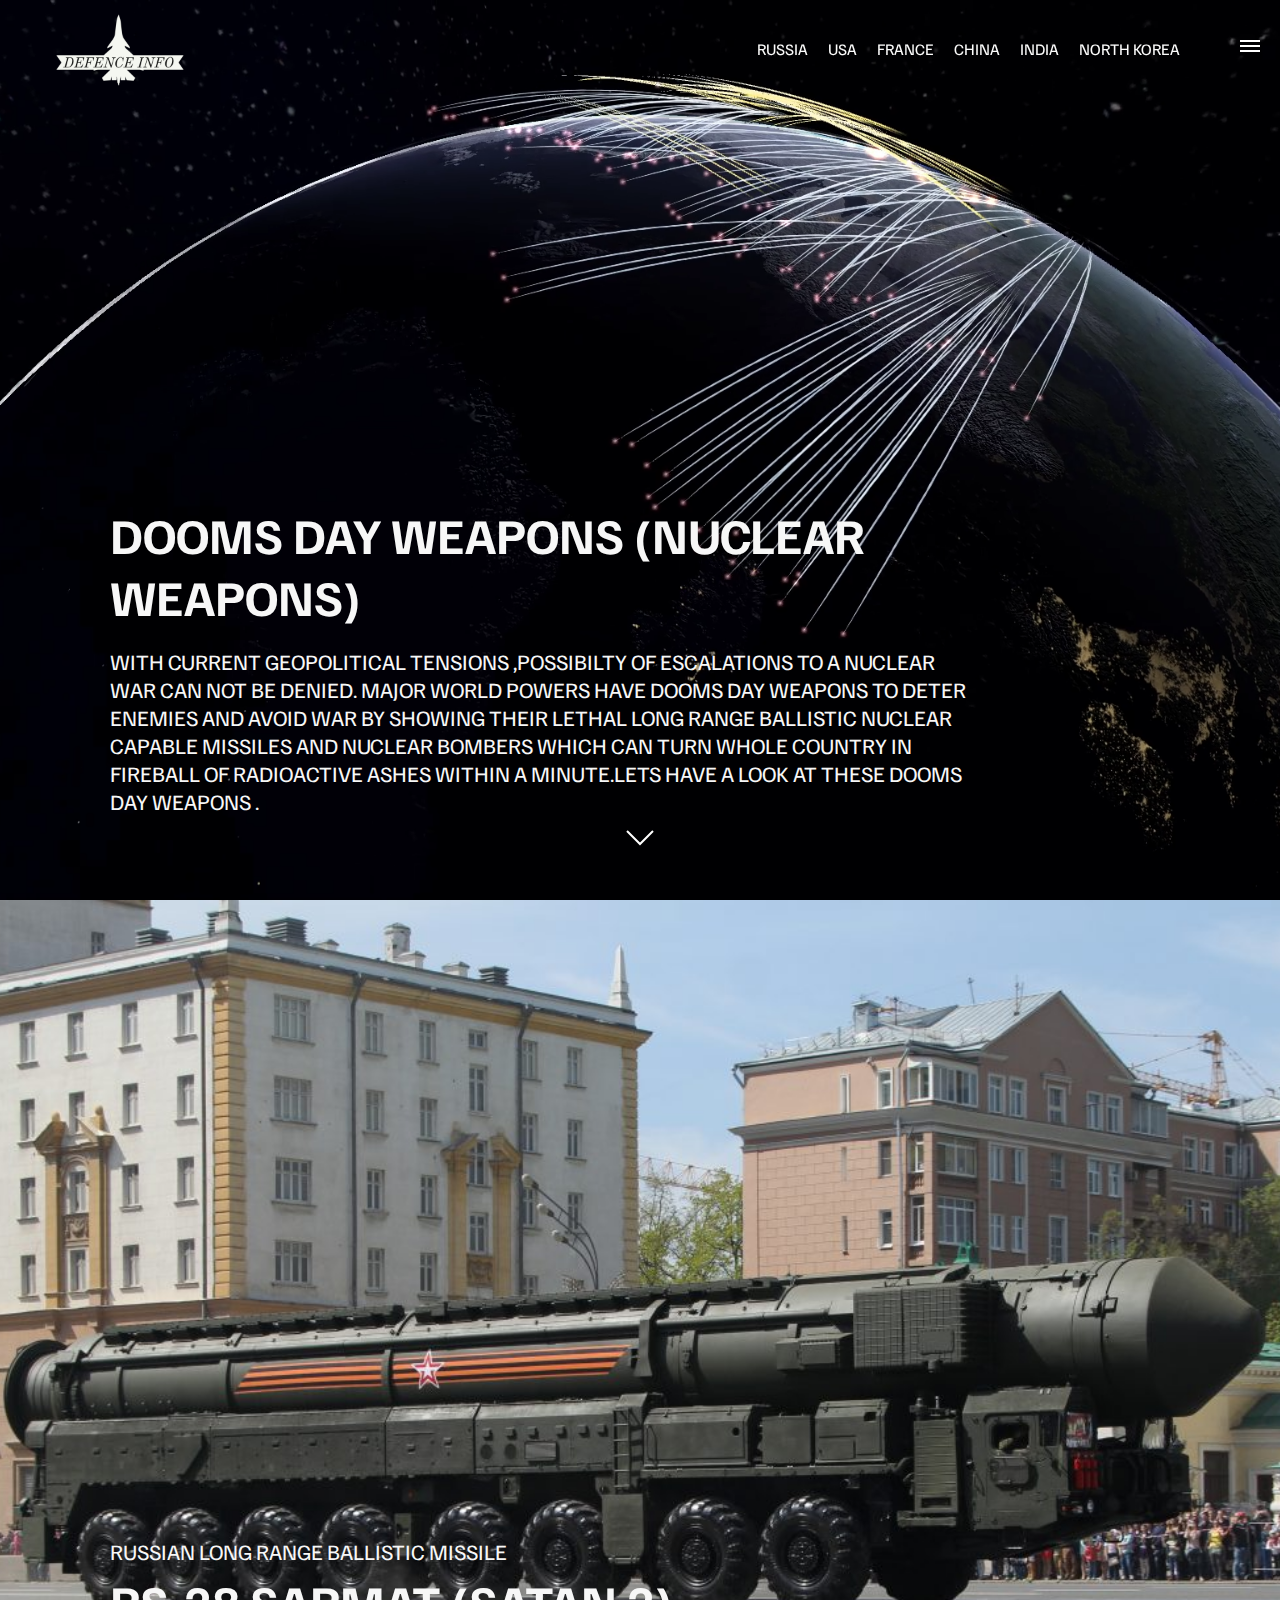
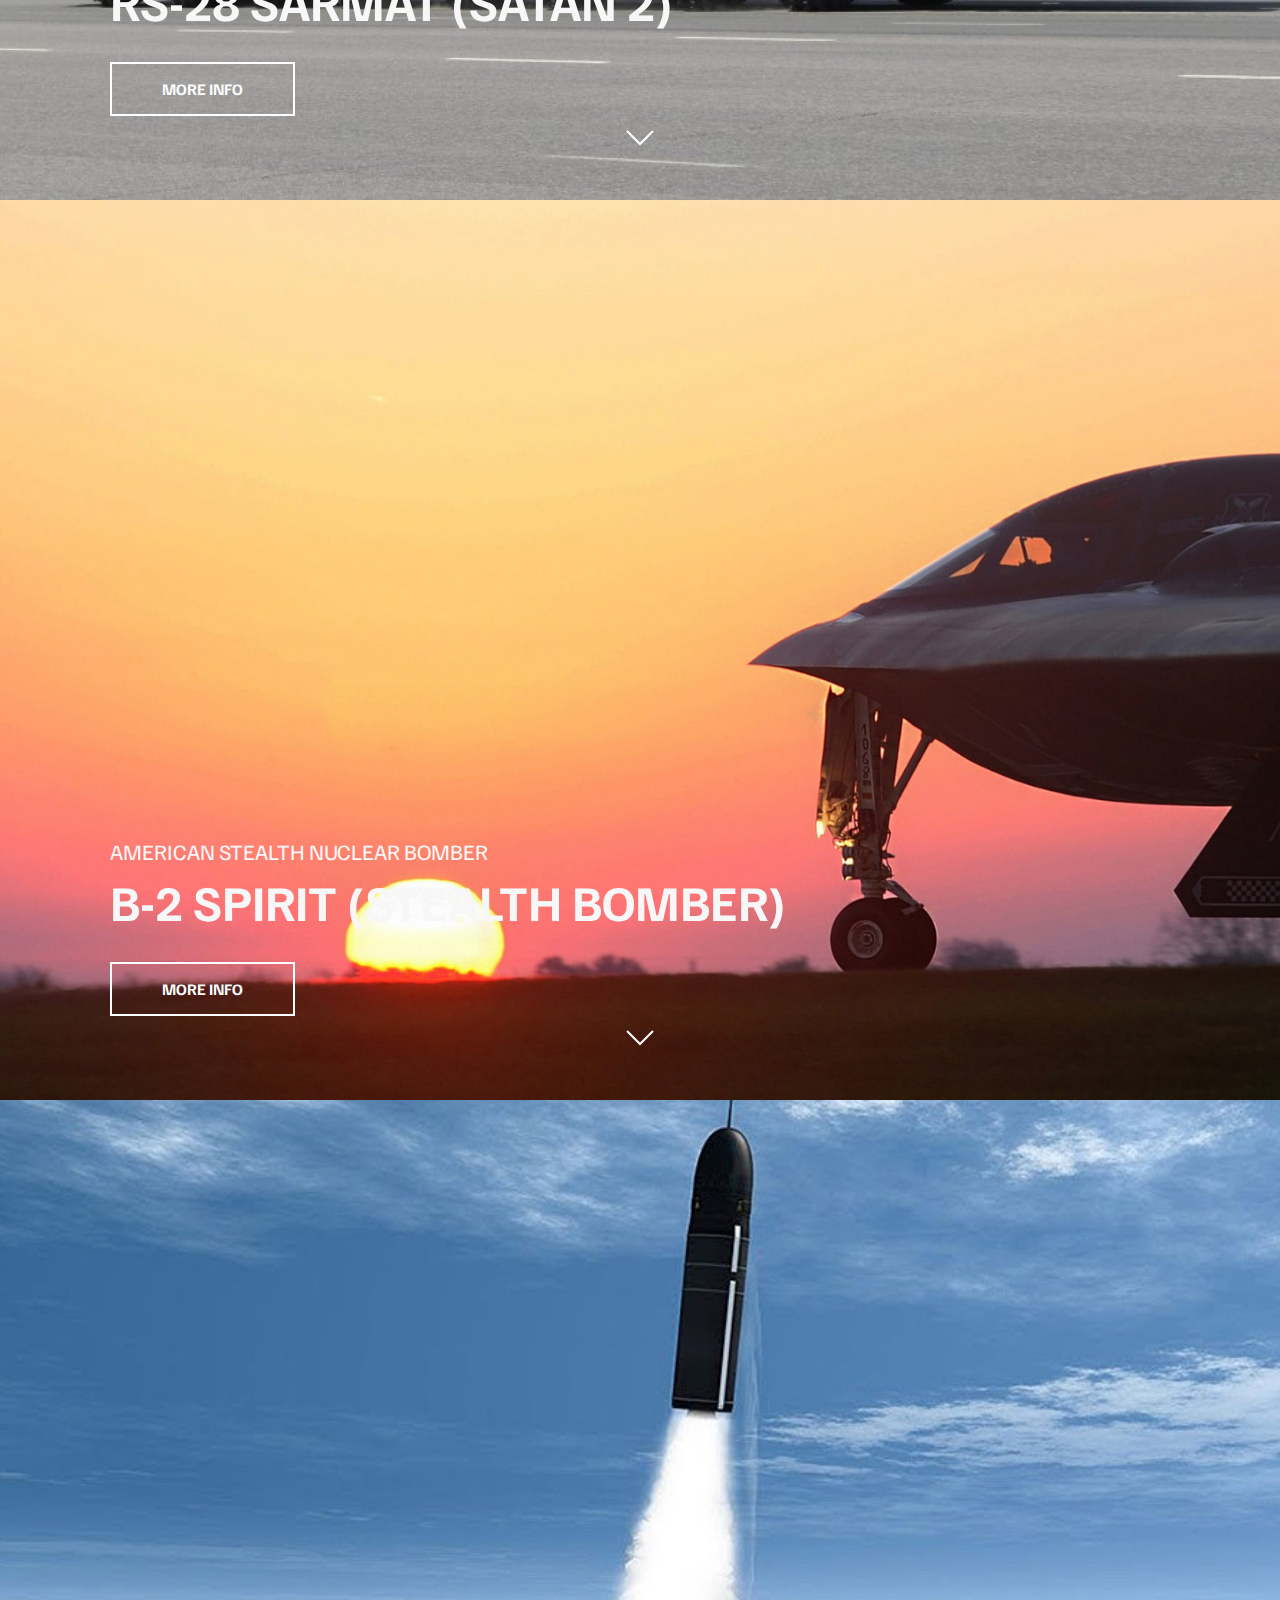
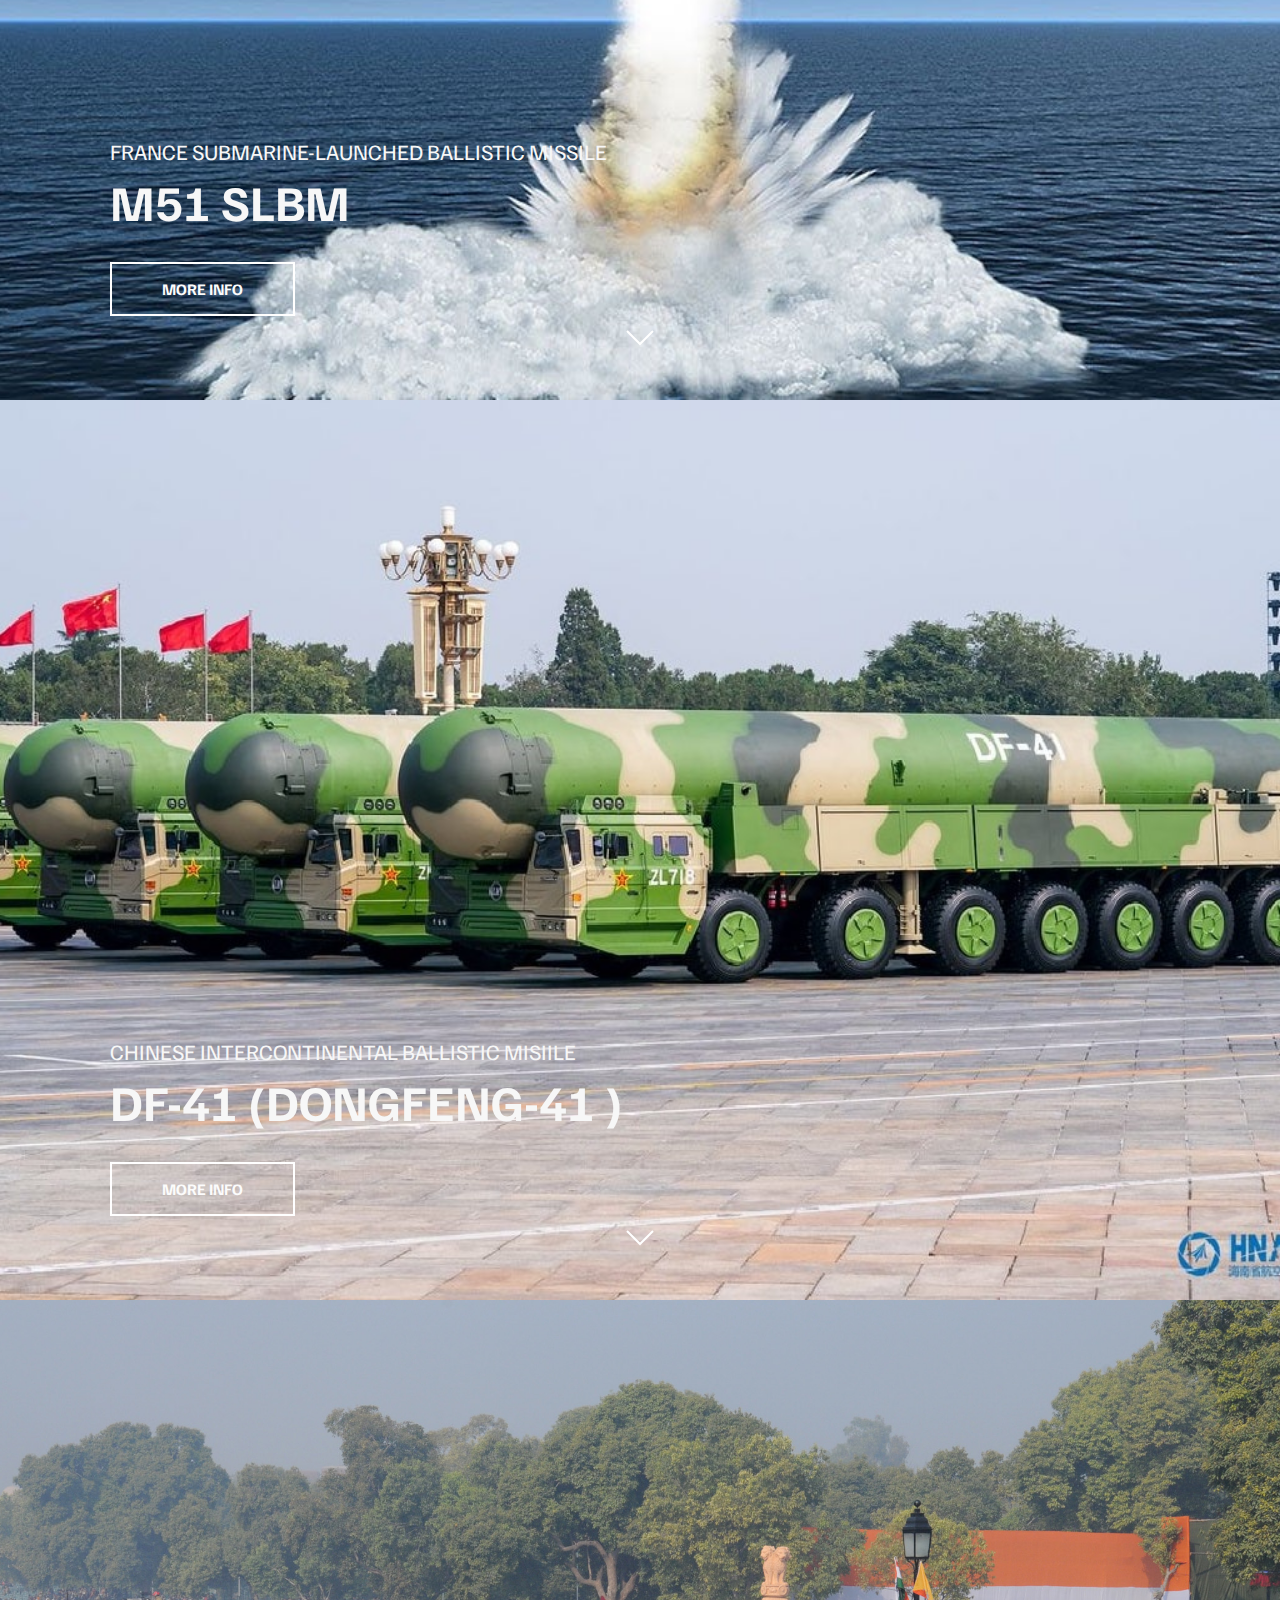
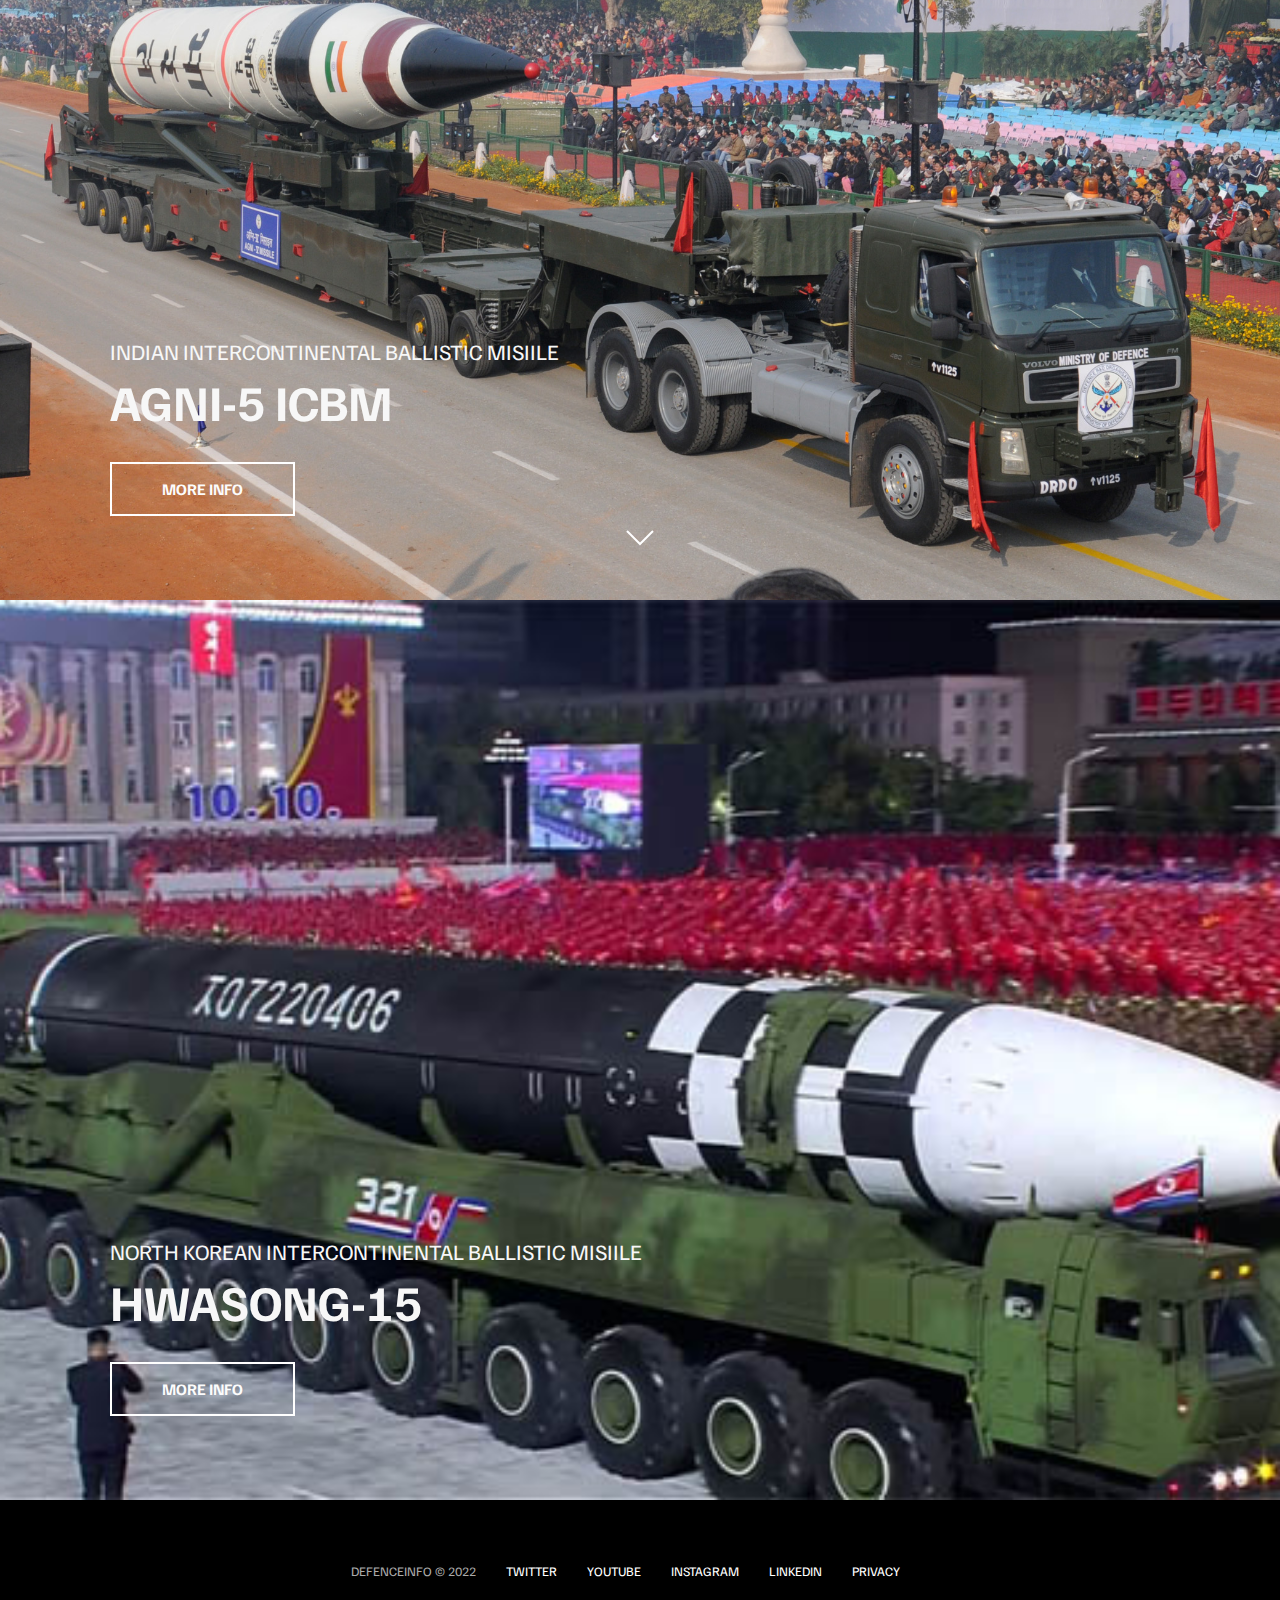
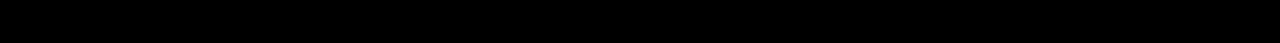
<file: index.html>
<!DOCTYPE html>
<html lang="en">
  <head>
    <meta charset="UTF-8" />
    <meta http-equiv="X-UA-Compatible" content="IE=edge" />
    <meta name="viewport" content="width=device-width, initial-scale=1.0" />
    <link rel="stylesheet" href="css/style.css" />
    <script src="js/script.js" defer></script>
   
    <title>DOOMS DAY WEAPONS</title>
    <link rel="icon" type="image/png" href="../dooms-day/ms-icon-310x310.png">
    
  </head>
  <body>
    <div id="overlay"></div>
    <div id="mobile-menu" class="mobile-main-menu">
     
      <ul>
        <li class="mobile"  ><a href="russia.html">RUSSIA</a></li>
        <li class="mobile"><a href="usa.html">USA</a></li>
        <li class="mobile"><a href="france.html">FRANCE</a></li>
        <li class="mobile"><a href="china.html">CHINA</a></li>
        <li class="mobile"><a href="india.html">INDIA</a></li>
        <li class="mobile"><a href="northkorea.html">NORTH KOREA</a></li>
        <li class="mobile-only"><a href="russia.html">RUSSIA</a></li>
        <li class="mobile-only"><a href="usa.html">USA</a>
        </li>
        <li class="mobile-only"><a href="france.html">FRANCE</a></li> 
        <li class="mobile-only"><a href="china.html">CHINA</a></li>
        <li class="mobile-only"><a href="india.html">INDIA</a></li>
        <li class="mobile-only"><a href="northkorea.html">NORTH KOREA</a></li> 
      </ul>
    </div>
    <header class="main-header">
      <div class="logo">
        <a href="index.html">
          <img src="imgs/DEFENCE INFO-1.png"  alt="defence info"  />
        </a>
      </div>
      <nav class="desktop-main-menu">
        <ul>
          <li><a href="russia.html">RUSSIA</a></li>
          <li><a href="usa.html">USA</a></li>
          <li><a href="france.html">FRANCE</a></li>
          <li><a href="china.html">CHINA</a></li>
          <li><a href="india.html">INDIA</a></li>
          <li><a href="northkorea.html">NORTH KOREA</a></li>
         
        </ul>
      </nav>
    </header>

    <!-- Hamburger Menu -->
    <button id="menu-btn" class="hamburger" type="button">
      <span class="hamburger-top"></span>
      <span class="hamburger-middle"></span>
      <span class="hamburger-bottom"></span>
    </button>

    <!-- Section A -->
    <section class="section-a">
     
      <div class="section-inner">
        <h2>DOOMS DAY WEAPONS (NUCLEAR WEAPONS)</h2>

        <h4>WITH CURRENT GEOPOLITICAL TENSIONS ,POSSIBILTY OF ESCALATIONS TO A NUCLEAR WAR CAN NOT BE DENIED.
         MAJOR WORLD POWERS HAVE DOOMS DAY WEAPONS TO DETER ENEMIES AND AVOID WAR BY SHOWING THEIR LETHAL LONG RANGE BALLISTIC 
         NUCLEAR CAPABLE MISSILES AND NUCLEAR BOMBERS WHICH CAN TURN WHOLE COUNTRY IN FIREBALL OF RADIOACTIVE ASHES WITHIN A MINUTE.LETS HAVE A LOOK AT THESE DOOMS DAY WEAPONS . </h4>
       
      </div>

      <div class="scroll-arrow">
        <svg width="30px" height="20px">
          <path
            stroke="#ffffff"
            fill="none"
            stroke-width="2px"
            d="M2.000,5.000 L15.000,18.000 L28.000,5.000 "
          ></path>
        </svg>
      </div>
    </section>
    <!--secton a1-->
    <section class="section-a1">
      
      <div class="section-inner">
        <h4>RUSSIAN LONG RANGE BALLISTIC MISSILE</h4>
        <h2>RS-28 SARMAT (SATAN 2)</h2>
        <a href="russia.html" class="btn">
          <div class="hover"></div>
          <span>MORE INFO</span>
         
        </a>
      </div>

      <div class="scroll-arrow">
        <svg width="30px" height="20px">
          <path
            stroke="#ffffff"
            fill="none"
            stroke-width="2px"
            d="M2.000,5.000 L15.000,18.000 L28.000,5.000 "
          ></path>
        </svg>
      </div>
    </section>

    <!-- Section B -->
    <section class="section-b">
      
      <div class="section-inner">
        <h4>AMERICAN STEALTH NUCLEAR BOMBER </h4>
        <h2>B-2 SPIRIT (STEALTH BOMBER)</h2>
        <a href="usa.html"class="btn">
          <div class="hover"></div>
          <span>MORE INFO</span>
         
        </a>
      </div>

      <div class="scroll-arrow">
        <svg width="30px" height="20px">
          <path
            stroke="#ffffff"
            fill="none"
            stroke-width="2px"
            d="M2.000,5.000 L15.000,18.000 L28.000,5.000 "
          ></path>
        </svg>
      </div>
    </section>

    <!-- Section C -->
    <section class="section-c">
     
      <div class="section-inner">
        <h4>FRANCE  submarine-launched ballistic missile </h4>
        <h2>M51 SLBM  </h2>
        <a href="france.html" class="btn">
          <div class="hover"></div>
          <span>MORE INFO</span>
         
        </a>
      </div>

      <div class="scroll-arrow">
        <svg width="30px" height="20px">
          <path
            stroke="#ffffff"
            fill="none"
            stroke-width="2px"
            d="M2.000,5.000 L15.000,18.000 L28.000,5.000 "
          ></path>
        </svg>
      </div>
    </section>

    <!-- Section D -->
    <section class="section-d">
      
      <div class="section-inner">
        <h4>CHINESE INTERCONTINENTAL BALLISTIC MISIILE</h4>
        <h2>DF-41 (Dongfeng-41 )</h2>
        <a href="china.html" class="btn">
          <div class="hover"></div>
          <span>MORE INFO</span>
         
        </a>
      </div>

      <div class="scroll-arrow">
        <svg width="30px" height="20px">
          <path
            stroke="#ffffff"
            fill="none"
            stroke-width="2px"
            d="M2.000,5.000 L15.000,18.000 L28.000,5.000 "
          ></path>
        </svg>
      </div>
    </section>

    <!-- Section E -->
    <section class="section-e">
      
      <div class="section-inner">
        <h4>INDIAN INTERCONTINENTAL BALLISTIC MISIILE</h4>
        <h2>AGNI-5 ICBM </h2>
        <a href="india.html" class="btn">
          <div class="hover"></div>
          <span>MORE INFO</span>
         
        </a>
      </div>

      <div class="scroll-arrow">
        <svg width="30px" height="20px">
          <path
            stroke="#ffffff"
            fill="none"
            stroke-width="2px"
            d="M2.000,5.000 L15.000,18.000 L28.000,5.000 "
          ></path>
        </svg>
      </div>
    </section>

    <!-- Section F -->
    <section class="section-f">
      
      <div class="section-inner">
        <h4>NORTH KOREAN INTERCONTINENTAL BALLISTIC MISIILE</h4>
        <h2>Hwasong-15</h2>
        <a href="northkorea.html" class="btn">
          <div class="hover"></div>
          <span>MORE INFO</span>
         
        </a>
      </div>

    </section>

    <footer>
      <ul>
        <li>DEFENCEINFO &copy; 2022</li>
        <li><a href="#">Twitter</a></li>
        <li><a href="#">YouTube</a></li>
        <li><a href="#">Instagram</a></li>
        <li><a href="#">LinkedIn</a></li>
        <li><a href="#">Privacy</a></li>
      </ul>
    </footer>
  </body>
</html>
</file>
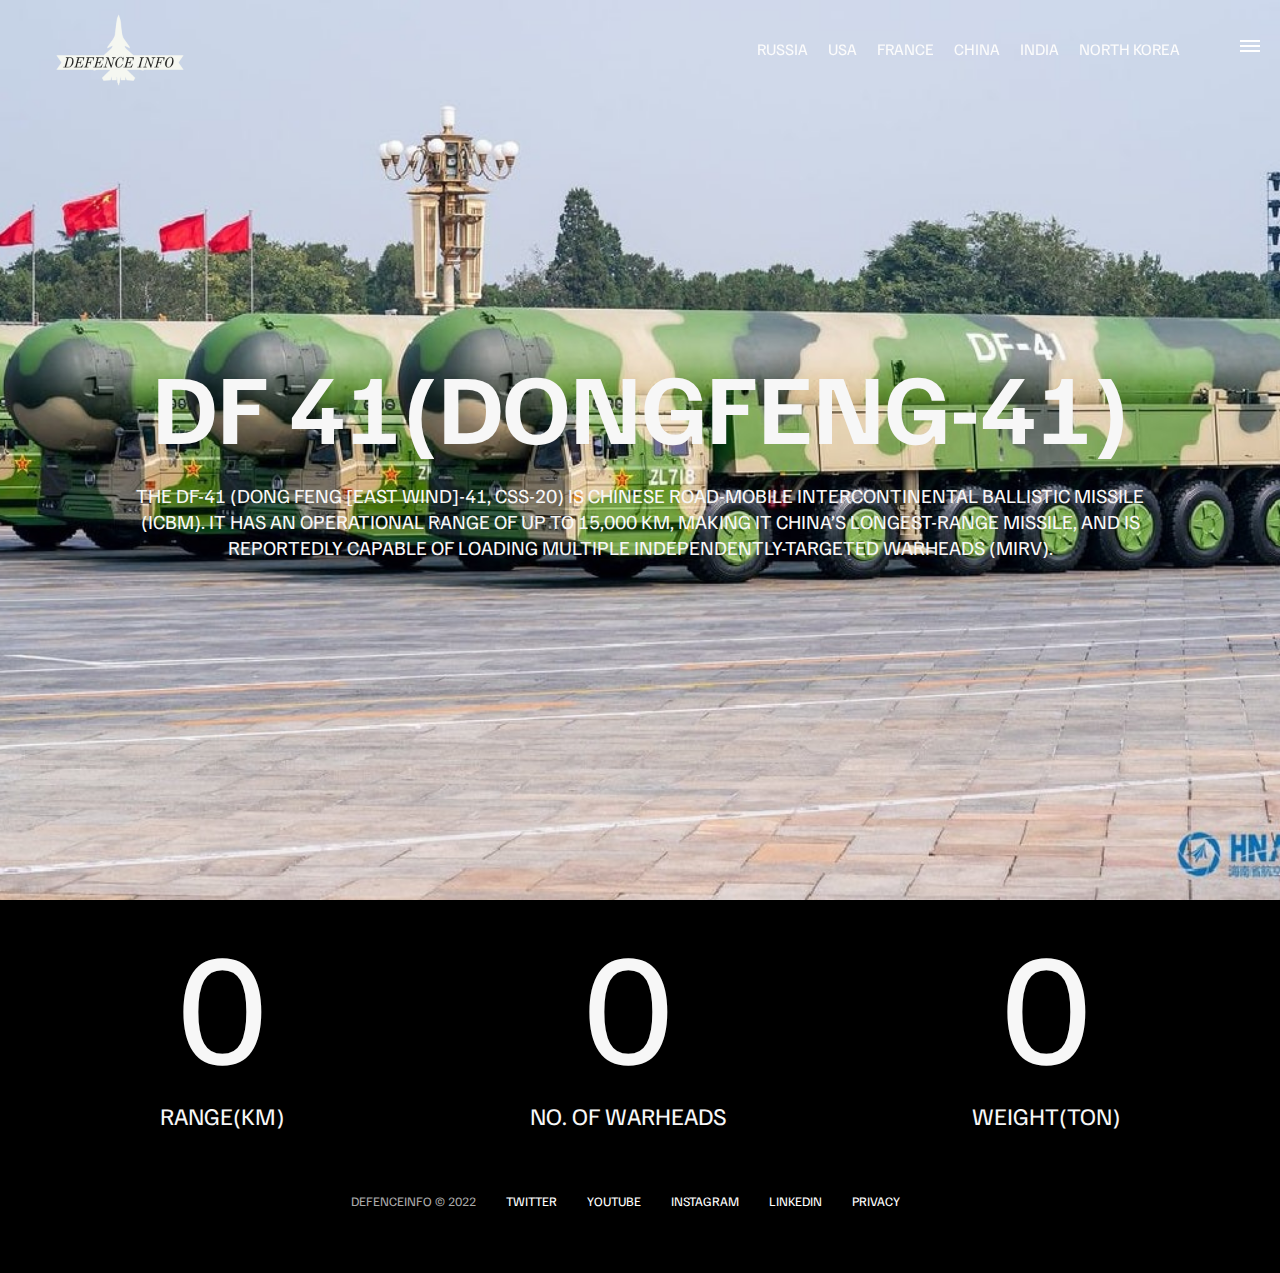
<file: china.html>
<!DOCTYPE html>
<html lang="en">
  <head>
    <meta charset="UTF-8" />
    <meta http-equiv="X-UA-Compatible" content="IE=edge" />
    <meta name="viewport" content="width=device-width, initial-scale=1.0" />
    <link rel="stylesheet" href="css/style.css" />
    <script src="js/script.js" defer></script>
    <title> CHINESE DOOMS DAY WEAPONS</title>
    <link rel="icon" type="image/ico" href="../dooms-day/imgs/ms-icon-310x310.png">
  </head>
  <body>
    <div id="overlay"></div>
    <div id="mobile-menu" class="mobile-main-menu">
     
      <ul>
       
        <li class="mobile"  ><a href="russia.html">RUSSIA</a></li>
        <li class="mobile"><a href="usa.html">USA</a></li>
        <li class="mobile"><a href="france.html">FRANCE</a></li>
        <li class="mobile"><a href="china.html">CHINA</a></li>
        <li class="mobile"><a href="india.html">INDIA</a></li>
        <li class="mobile"><a href="northkorea.html">NORTH KOREA</a></li>
        <li class="mobile-only"><a href="russia.html">RUSSIA</a></li>
        <li class="mobile-only"><a href="usa.html">USA</a>
        </li>
        <li class="mobile-only"><a href="france.html">FRANCE</a></li> 
        <li class="mobile-only"><a href="china.html">CHINA</a></li>
        <li class="mobile-only"><a href="india.html">INDIA</a></li>
        <li class="mobile-only"><a href="northkorea.html">NORTH KOREA</a></li> 
    
      </ul>
    </div>
    <header class="main-header">
      <div class="logo">
        <a href="index.html">
          <img src="imgs/DEFENCE INFO-1.png"  alt="defence info"  />
        </a>
      </div>
      <nav class="desktop-main-menu">
        <ul>
          <li><a href="russia.html">RUSSIA</a></li>
          <li><a href="usa.html">USA</a></li>
          <li><a href="france.html">FRANCE</a></li>
          <li><a href="china.html">CHINA</a></li>
          <li><a href="india.html">INDIA</a></li>
          <li><a href="northkorea.html">NORTH KOREA</a></li>
         
        </ul>
      </nav>
    </header>
    <!-- Hamburger Menu -->
    <button id="menu-btn" class="hamburger" type="button">
      <span class="hamburger-top"></span>
      <span class="hamburger-middle"></span>
      <span class="hamburger-bottom"></span>
    </button>

    <section class="section-animate bg-df41"></section>
    <div class="section-inner-center">
      <h3>DF 41(Dongfeng-41)</h3>
      <p>The DF-41 (Dong Feng [East Wind]-41, CSS-20) is Chinese road-mobile intercontinental ballistic missile (ICBM). It has an operational range of up to 15,000 km, making it China’s longest-range missile, and is reportedly capable of loading multiple independently-targeted warheads (MIRV).</p>
    </div>

    <div class="stats">
      <div>
        <span class="counter" data-target="15000 ">0</span>
        <h4>RANGE(KM) </h4>
      </div>
      <div>
        <span class="counter" data-target="10">0</span>
        <h4>NO. OF WARHEADS</h4>
      </div>
      <div>
        <span class="counter" data-target="80">0</span>
        <h4>WEIGHT(TON)</h4>
      </div>
    </div>

    <footer>
      <ul>
        <li>DEFENCEINFO &copy; 2022</li>
        <li><a href="#">Twitter</a></li>
        <li><a href="#">YouTube</a></li>
        <li><a href="#">Instagram</a></li>
        
        <li><a href="#">LinkedIn</a></li>
        <li><a href="#">Privacy</a></li>
   
      </ul>
    </footer>
  </body>
</html>
</file>
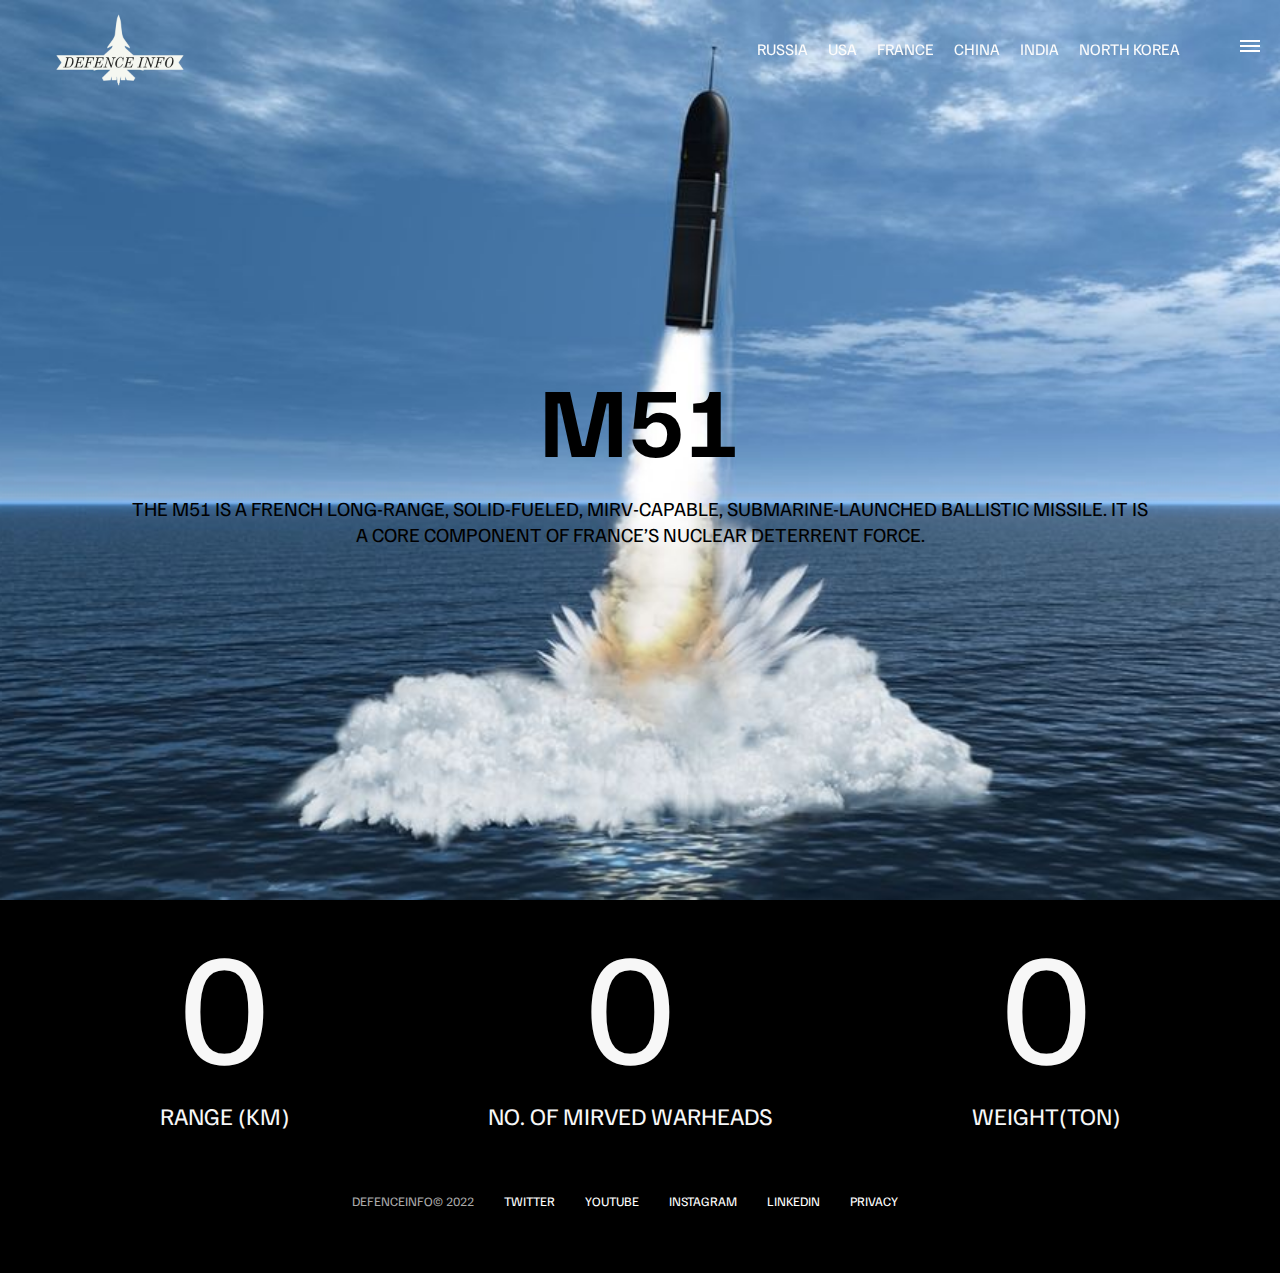
<file: france.html>
<!DOCTYPE html>
<html lang="en">
  <head>
    <meta charset="UTF-8" />
    <meta http-equiv="X-UA-Compatible" content="IE=edge" />
    <meta name="viewport" content="width=device-width, initial-scale=1.0" />
    <link rel="stylesheet" href="css/style.css" />
    <script src="js/script.js" defer></script>
    <title>M51 SLBM </title>
    <link rel="icon" type="image/ico" href="../dooms-day/imgs/ms-icon-310x310.png">
  </head>
  <body>
    <div id="overlay"></div>
    <div id="mobile-menu" class="mobile-main-menu">
    
      <ul>
        <li class="mobile"  ><a href="russia.html">RUSSIA</a></li>
        <li class="mobile"><a href="usa.html">USA</a></li>
        <li class="mobile"><a href="france.html">FRANCE</a></li>
        <li class="mobile"><a href="china.html">CHINA</a></li>
        <li class="mobile"><a href="india.html">INDIA</a></li>
        <li class="mobile"><a href="northkorea.html">NORTH KOREA</a></li>
         
        <li class="mobile-only"><a href="russia.html">RUSSIA</a></li>
        <li class="mobile-only"><a href="usa.html">USA</a>
        </li>
        <li class="mobile-only"><a href="france.html">FRANCE</a></li> 
        <li class="mobile-only"><a href="china.html">CHINA</a></li>
        <li class="mobile-only"><a href="india.html">INDIA</a></li>
        <li class="mobile-only"><a href="northkorea.html">NORTH KOREA</a></li> 
      </ul>
    </div>
    <header class="main-header">
      <div class="logo">
        <a href="index.html">
          <img src="imgs/DEFENCE INFO-1.png"  alt="defence info"  />
        </a>
      </div>
      <nav class="desktop-main-menu">
        <ul>
          <li><a href="russia.html">RUSSIA</a></li>
          <li><a href="usa.html">USA</a></li>
          <li><a href="france.html">FRANCE</a></li>
          <li><a href="china.html">CHINA</a></li>
          <li><a href="india.html">INDIA</a></li>
          <li><a href="northkorea.html">NORTH KOREA</a></li>
         
        </ul>
      </nav>
    </header>

    <!-- Hamburger Menu -->
    <button id="menu-btn" class="hamburger" type="button">
      <span class="hamburger-top"></span>
      <span class="hamburger-middle"></span>
      <span class="hamburger-bottom"></span>
    </button>

    <section class="section-animate bg-m51"></section>
    <div class="section-inner-center1">
      <h3>M51</h3>
      <p>The M51 is a French long-range, solid-fueled, MIRV-capable, submarine-launched ballistic missile. It is a core component of France’s nuclear deterrent force.</p>
    </div>
   

    <div class="stats">
      <div>
        <span class="counter" data-target="8000">0</span>
        <h4>RANGE (KM)</h4>
      </div>
      <div>
        <span class="counter" data-target="6">0</span>
        <h4>NO. OF MIRVed warheads</h4>
      </div>
      <div>
        <span class="counter" data-target="53">0</span>
        <h4>WEIGHT(TON)</h4>
      </div>
    </div>

    <footer>
      <ul>
        <li>DEFENCEINFO&copy; 2022</li>
        <li><a href="#">Twitter</a></li>
        <li><a href="#">YouTube</a></li>
        <li><a href="#">Instagram</a></li>
        <li><a href="#">LinkedIn</a></li>
        <li><a href="#">Privacy</a></li>
      </ul>
    </footer>
  </body>
</html>
</file>
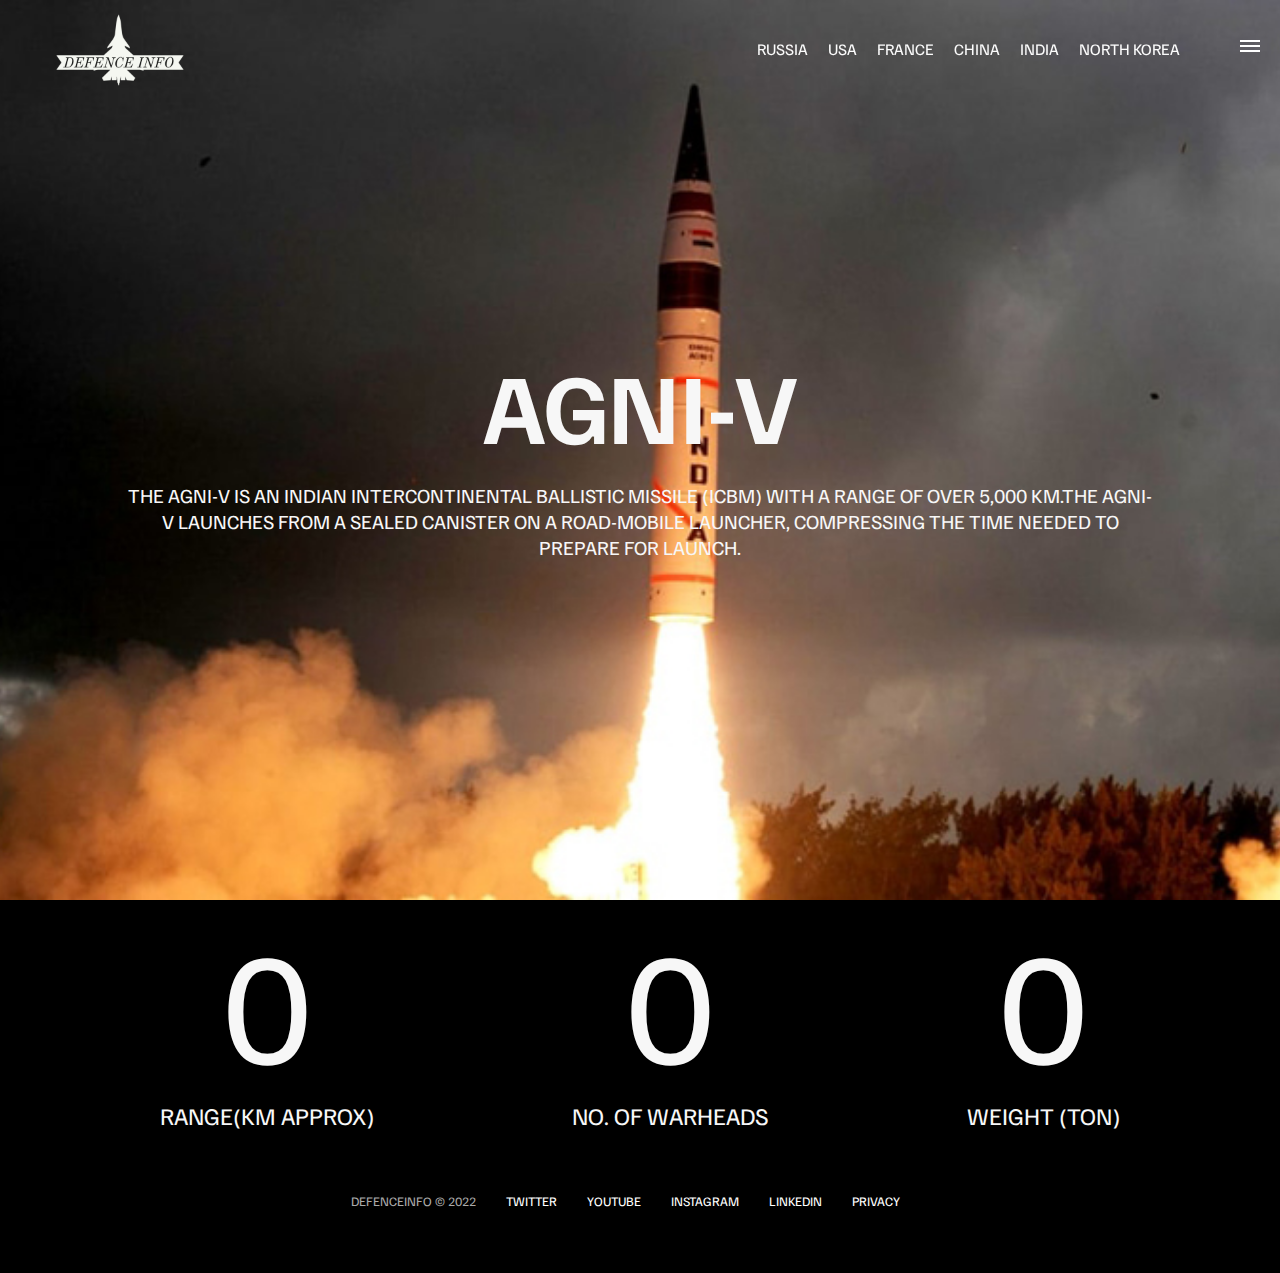
<file: india.html>
<!DOCTYPE html>
<html lang="en">
  <head>
    <meta charset="UTF-8" />
    <meta http-equiv="X-UA-Compatible" content="IE=edge" />
    <meta name="viewport" content="width=device-width, initial-scale=1.0" />
    <link rel="stylesheet" href="css/style.css" />
    <script src="js/script.js" defer></script>
    <title>INDIA DOOMS DAY WEAPONS</title>
    <link rel="icon" type="image/ico" href="../dooms-day/imgs/ms-icon-310x310.png">
  </head>
  <body>
    <div id="overlay">
      
    </div>
    <div id="mobile-menu" class="mobile-main-menu">
      
      <ul>
        <li class="mobile"  ><a href="russia.html">RUSSIA</a></li>
        <li class="mobile"><a href="usa.html">USA</a></li>
        <li class="mobile"><a href="france.html">FRANCE</a></li>
        <li class="mobile"><a href="china.html">CHINA</a></li>
        <li class="mobile"><a href="india.html">INDIA</a></li>
        <li class="mobile"><a href="northkorea.html">NORTH KOREA</a></li>
         
          <li class="mobile-only"><a href="russia.html">RUSSIA</a></li>
          <li class="mobile-only"><a href="usa.html">USA</a>
          </li>
          <li class="mobile-only"><a href="france.html">FRANCE</a></li> 
          <li class="mobile-only"><a href="china.html">CHINA</a></li>
          <li class="mobile-only"><a href="india.html">INDIA</a></li>
          <li class="mobile-only"><a href="northkorea.html">NORTH KOREA</a></li> 
      
      
      </ul>
    </div>
    <header class="main-header">
      <div class="logo">
        <a href="index.html">
          <img src="imgs/DEFENCE INFO-1.png"  alt="defence info"  />
        </a>
      </div>
      <nav class="desktop-main-menu">
        <ul>
          <li><a href="russia.html">RUSSIA</a></li>
        <li><a href="usa.html">USA</a></li>
        <li><a href="france.html">FRANCE</a></li>
        <li><a href="china.html">CHINA</a></li>
        <li><a href="india.html">INDIA</a></li>
        <li><a href="northkorea.html">NORTH KOREA</a></li>
         
        </ul>
      </nav>
    </header>

    <!-- Hamburger Menu -->
    <button id="menu-btn" class="hamburger" type="button">
      <span class="hamburger-top"></span>
      <span class="hamburger-middle"></span>
      <span class="hamburger-bottom"></span>
    </button>

    <section class="section-animate bg-agni"></section>
    <div class="section-inner-center">
      <h3>Agni-V</h3>
      <p>The Agni-V is an Indian intercontinental ballistic missile (ICBM) with a range of over 5,000 km.the Agni-V launches from a sealed canister on a road-mobile launcher, compressing the time needed to prepare for launch.</p>
    </div>

    <div class="stats">
      <div>
        <span class="counter" data-target="5500">0</span>
        <h4>RANGE(km approx)</h4>
      </div>
      <div>
        <span class="counter" data-target="10">0</span>
        <h4>NO. OF WARHEADS</h4>
      </div>
      <div>
        <span class="counter" data-target="50">0</span>
        <h4>WEIGHT (TON)</h4>
      </div>
    </div>

    <footer>
      <ul>
        <li>DEFENCEINFO &copy; 2022</li>
        <li><a href="#">Twitter</a></li>
        <li><a href="#">YouTube</a></li>
        <li><a href="#">Instagram</a></li>
        <li><a href="#">LinkedIn</a></li>
        <li><a href="#">Privacy</a></li>
      </ul>
    </footer>
  </body>
</html>
</file>
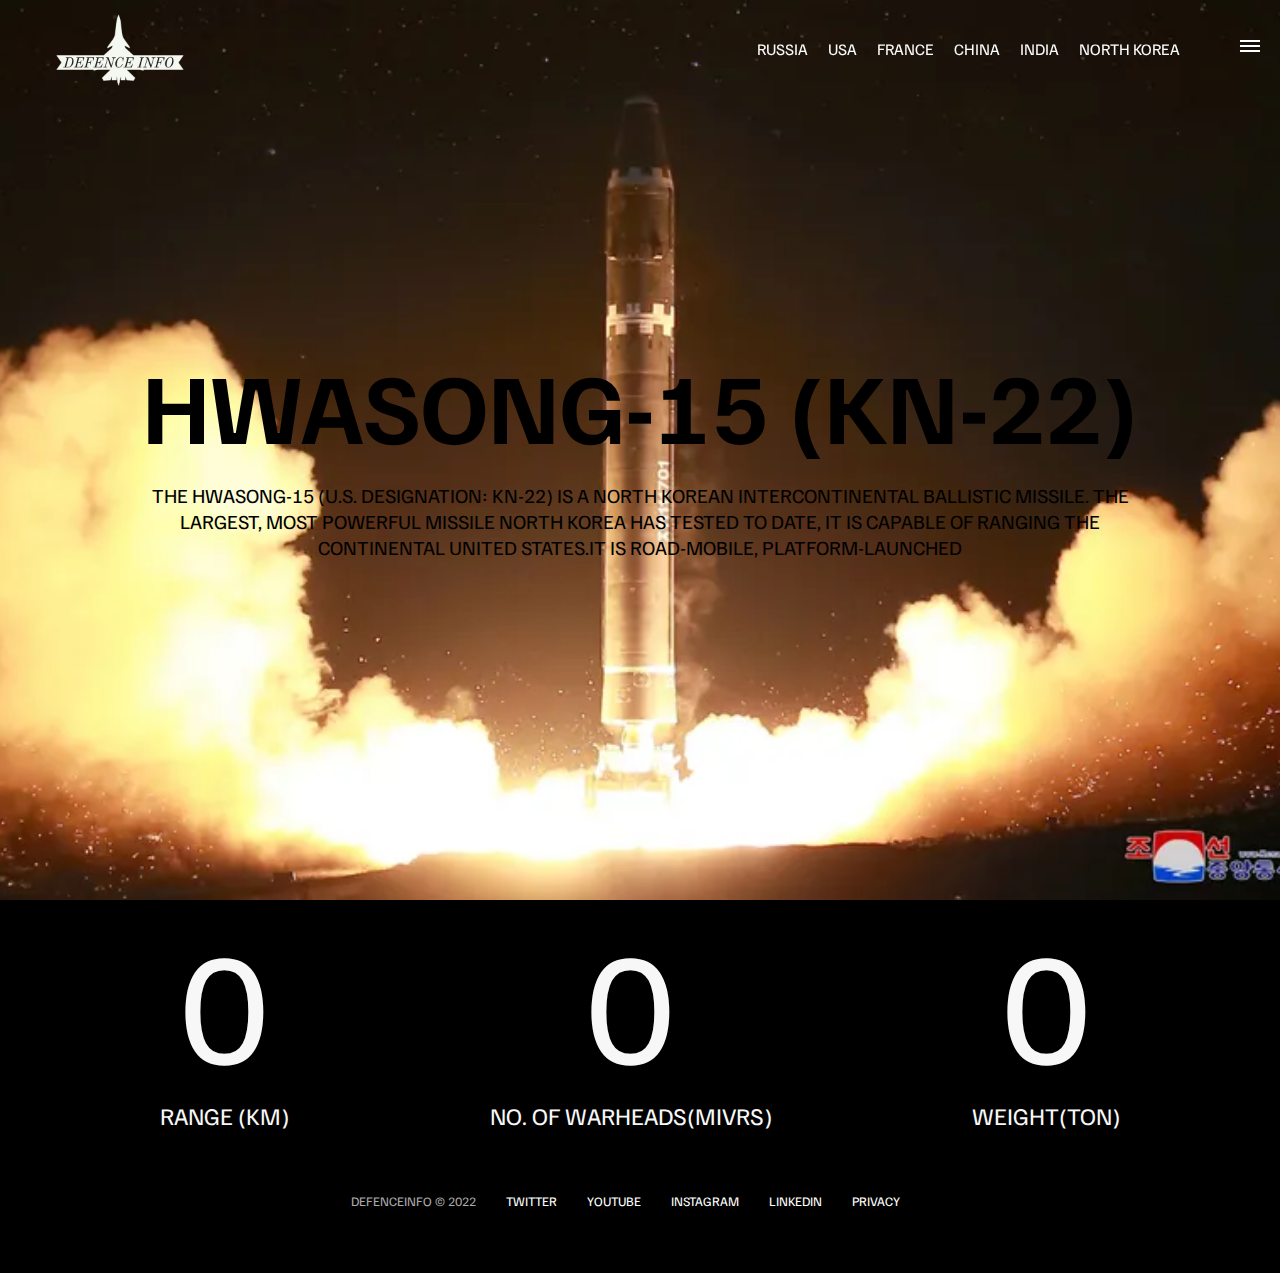
<file: northkorea.html>
<!DOCTYPE html>
<html lang="en">
  <head>
    <meta charset="UTF-8" />
    <meta http-equiv="X-UA-Compatible" content="IE=edge" />
    <meta name="viewport" content="width=device-width, initial-scale=1.0" />
    <link rel="stylesheet" href="css/style.css" />
    <script src="js/script.js" defer></script>
    <title>KOREAN DOOMS DAY WEAPONS</title>
    <link rel="icon" type="image/ico" href="../dooms-day/imgs/ms-icon-310x310.png">
  </head>
  <body>
    <div id="overlay"></div>
    <div id="mobile-menu" class="mobile-main-menu">
      
      <ul>
        <li class="mobile"  ><a href="russia.html">RUSSIA</a></li>
        <li class="mobile"><a href="usa.html">USA</a></li>
        <li class="mobile"><a href="france.html">FRANCE</a></li>
        <li class="mobile"><a href="china.html">CHINA</a></li>
        <li class="mobile"><a href="india.html">INDIA</a></li>
        <li class="mobile"><a href="northkorea.html">NORTH KOREA</a></li>
         

          <li class="mobile-only"><a href="russia.html">RUSSIA</a></li>
        <li class="mobile-only"><a href="usa.html">USA</a>
        </li>
        <li class="mobile-only"><a href="france.html">FRANCE</a></li> 
        <li class="mobile-only"><a href="china.html">CHINA</a></li>
        <li class="mobile-only"><a href="india.html">INDIA</a></li>
        <li class="mobile-only"><a href="northkorea.html">NORTH KOREA</a></li> 
      
      </ul>
    </div>
    <header class="main-header">
      <div class="logo">
        <a href="index.html">
          <img src="imgs/DEFENCE INFO-1.png"  alt="defence info"  />
        </a>
      </div>
      <nav class="desktop-main-menu">
        <ul>
          <li><a href="russia.html">RUSSIA</a></li>
          <li><a href="usa.html">USA</a></li>
          <li><a href="france.html">FRANCE</a></li>
          <li><a href="china.html">CHINA</a></li>
          <li><a href="india.html">INDIA</a></li>
          <li><a href="northkorea.html">NORTH KOREA</a></li>
        </ul>
      </nav>
    </header>

    <!-- Hamburger Menu -->
    <button id="menu-btn" class="hamburger" type="button">
      <span class="hamburger-top"></span>
      <span class="hamburger-middle"></span>
      <span class="hamburger-bottom"></span>
    </button>

    <section class="section-animate bg-hwasong"></section>
    <div class="section-inner-center1">
      <h3>Hwasong-15 (KN-22)</h3>
      <p>The Hwasong-15 (U.S. designation: KN-22) is a North Korean intercontinental ballistic missile. The largest, most powerful missile North Korea has tested to date, it is capable of ranging the continental United States.It is Road-mobile, platform-launched</p>
    </div>

    <div class="stats">
      <div>
        <span class="counter" data-target="13000">0</span>
        <h4>RANGE (KM)</h4>
      </div>
      <div>
        <span class="counter" data-target="8">0</span>
        <h4>NO. OF WARHEADS(MIVRS) </h4>
      </div>
      <div>
        <span class="counter" data-target="72">0</span>
        <h4>WEIGHT(TON)</h4>
      </div>
    </div>

    <footer>
      <ul>
        <li>DEFENCEINFO &copy; 2022</li>
        <li><a href="#">Twitter</a></li>
        <li><a href="#">YouTube</a></li>
        <li><a href="#">Instagram</a></li>
        <li><a href="#">LinkedIn</a></li>
        <li><a href="#">Privacy</a></li>
      </ul>
    </footer>
  </body>
</html>
</file>
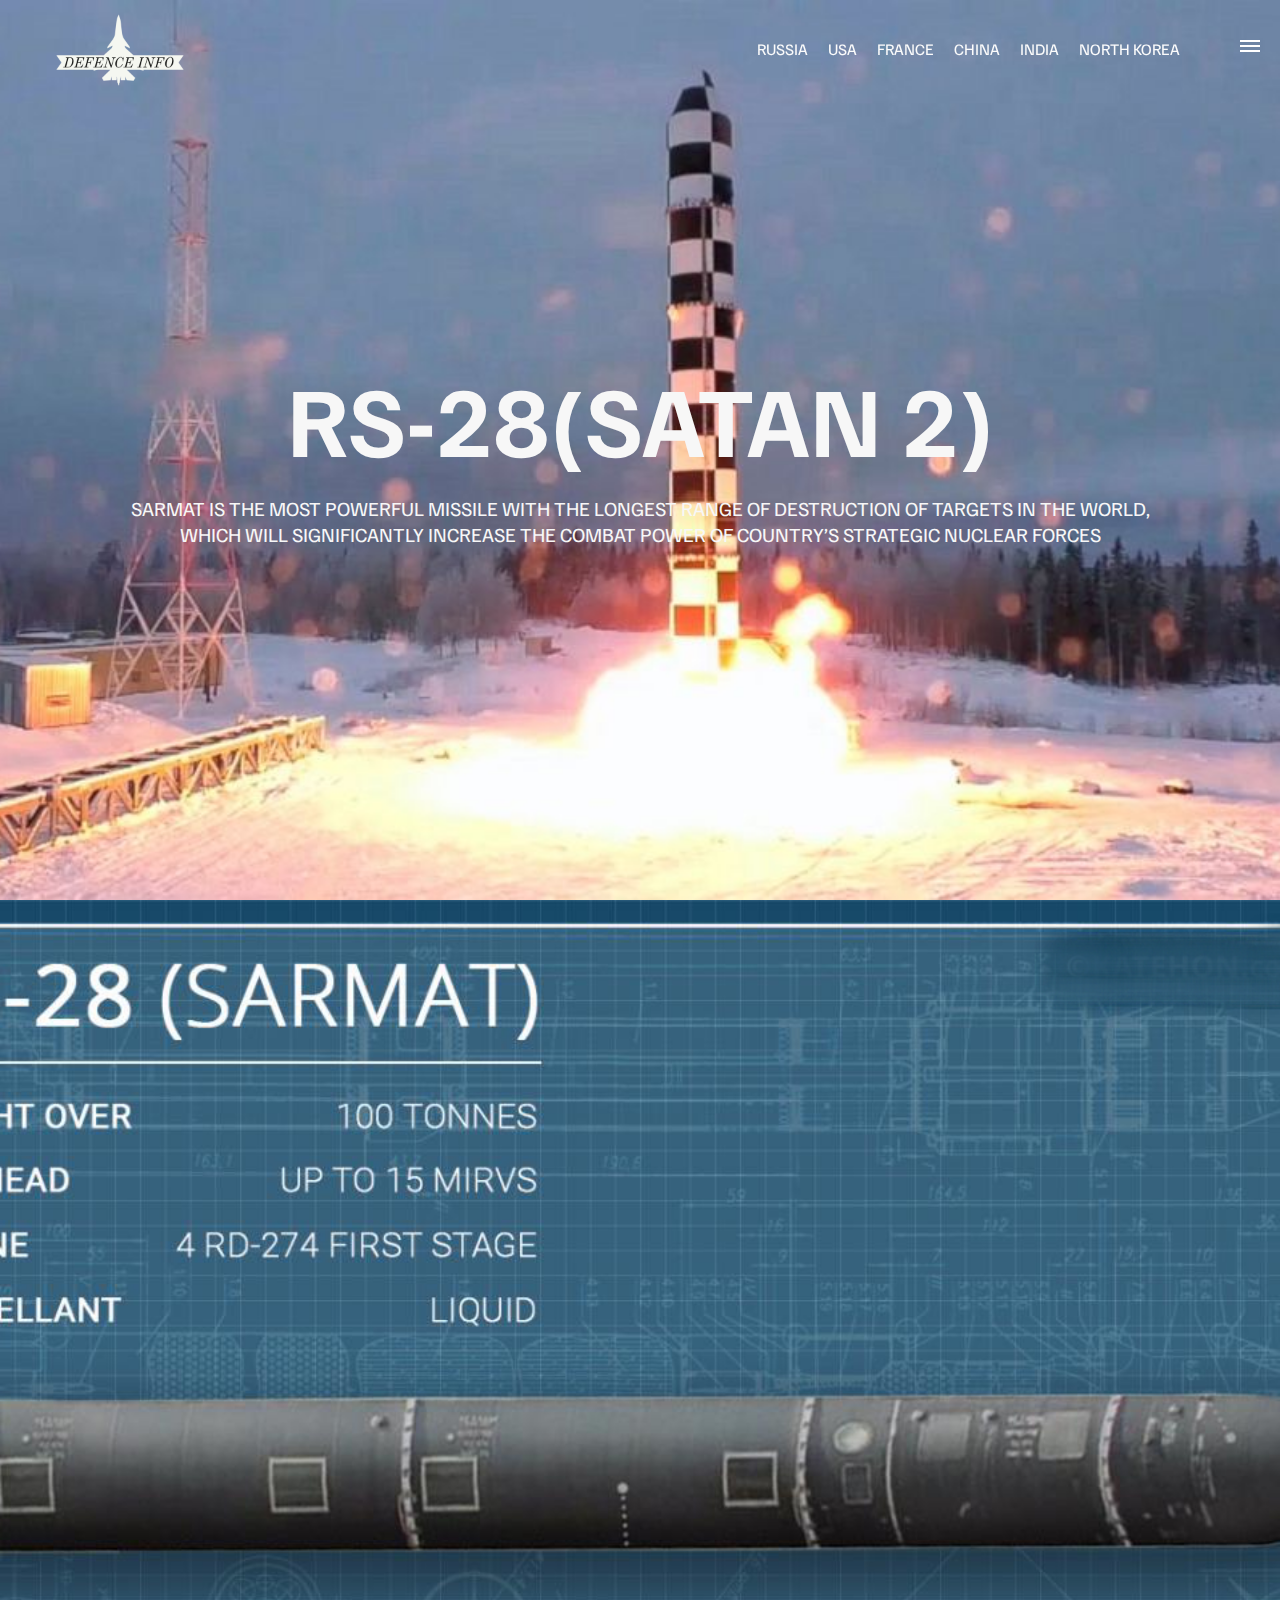
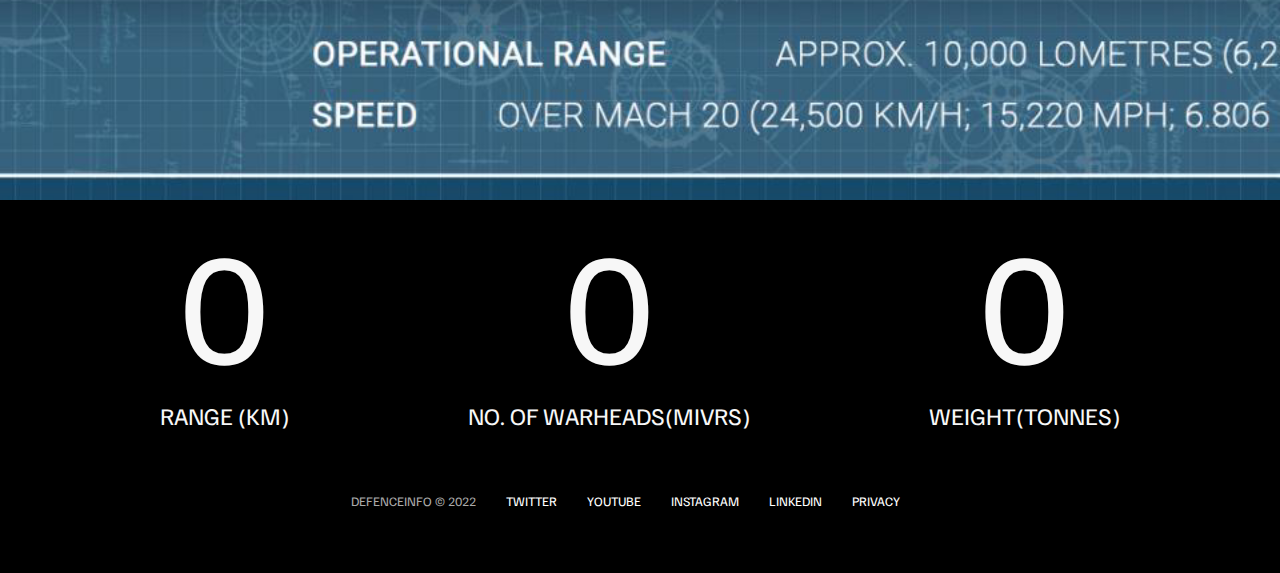
<file: russia.html>
<!DOCTYPE html>
<html lang="en">
  <head>
    <meta charset="UTF-8" />
    <meta http-equiv="X-UA-Compatible" content="IE=edge" />
    <meta name="viewport" content="width=device-width, initial-scale=1.0" />
    <link rel="stylesheet" href="css/style.css" />
    <script src="js/script.js" defer></script>
    <title>Satan 2 </title>
    <link rel="icon" type="image/ico" href="../dooms-day/imgs/ms-icon-310x310.png">
  </head>
  <body>
    <div id="overlay"></div>
    <div id="mobile-menu" class="mobile-main-menu">
      
      <ul>
        <li class="mobile"  ><a href="russia.html">RUSSIA</a></li>
        <li class="mobile"><a href="usa.html">USA</a></li>
        <li class="mobile"><a href="france.html">FRANCE</a></li>
        <li class="mobile"><a href="china.html">CHINA</a></li>
        <li class="mobile"><a href="india.html">INDIA</a></li>
        <li class="mobile"><a href="northkorea.html">NORTH KOREA</a></li>
         

          <li class="mobile-only"><a href="russia.html">RUSSIA</a></li>
          <li class="mobile-only"><a href="usa.html">USA</a>
          </li>
          <li class="mobile-only"><a href="france.html">FRANCE</a></li> 
          <li class="mobile-only"><a href="china.html">CHINA</a></li>
          <li class="mobile-only"><a href="india.html">INDIA</a></li>
          <li class="mobile-only"><a href="northkorea.html">NORTH KOREA</a></li> 
      </ul>
    </div>
    <header class="main-header">
      <div class="logo">
        <a href="index.html">
          <img src="imgs/DEFENCE INFO-1.png"  alt="defence info"  />
        </a>
      </div>
      <nav class="desktop-main-menu">
        <ul>
          <li><a href="russia.html">RUSSIA</a></li>
          <li><a href="usa.html">USA</a></li>
          <li><a href="france.html">FRANCE</a></li>
          <li><a href="china.html">CHINA</a></li>
          <li><a href="india.html">INDIA</a></li>
          <li><a href="northkorea.html">NORTH KOREA</a></li>
        </ul>
      </nav>
    </header>

    <!-- Hamburger Menu -->
    <button id="menu-btn" class="hamburger" type="button">
      <span class="hamburger-top"></span>
      <span class="hamburger-middle"></span>
      <span class="hamburger-bottom"></span>
    </button>

    <section class="section-animate bg-satan2"></section>
    <div class="section-inner-center">
      <h3>RS-28(SATAN 2)</h3>
      <p>Sarmat is the most powerful missile with the longest range of destruction of targets in the world, which will significantly increase the combat power of country’s strategic nuclear forces</p>
    </div>
    <section class="section-animate bg-satan2a"></section>
    

    <div class="stats">
      <div>
        <span class="counter" data-target=" 18000">0</span>
        <h4>RANGE (KM) </h4>
      </div>
      <div>
        <span class="counter" data-target="16">0</span>
        <h4>NO. OF WARHEADS(MIVRS) </h4>
      </div>
      <div>
        <span class="counter" data-target="200">0</span>
        <h4>WEIGHT(TONNES)</h4>
      </div>
    </div>

    <footer>
      <ul>
        <li>DEFENCEINFO &copy; 2022</li>
        <li><a href="#">Twitter</a></li>
        <li><a href="#">YouTube</a></li>
        <li><a href="#">Instagram</a></li>
        <li><a href="#">LinkedIn</a></li>
        <li><a href="#">Privacy</a></li>
      </ul>
    </footer>
  </body>
</html>
</file>
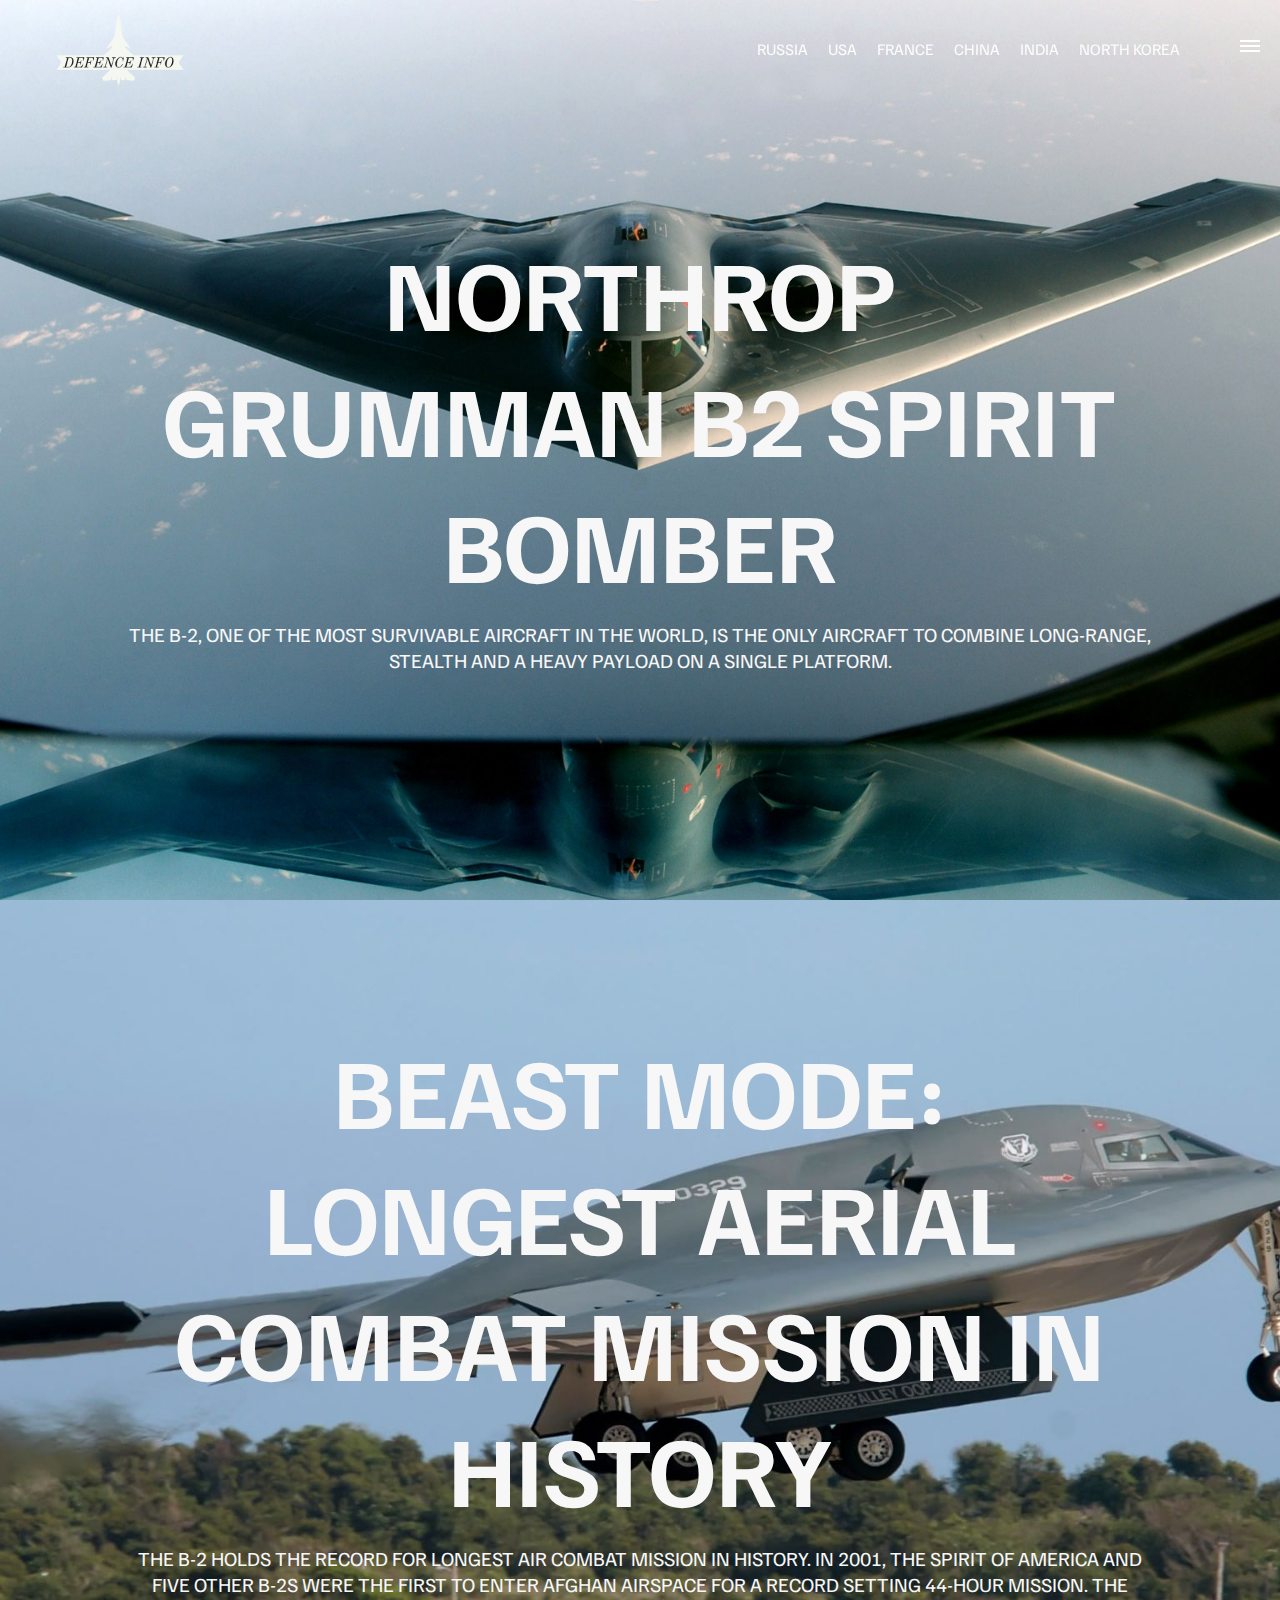
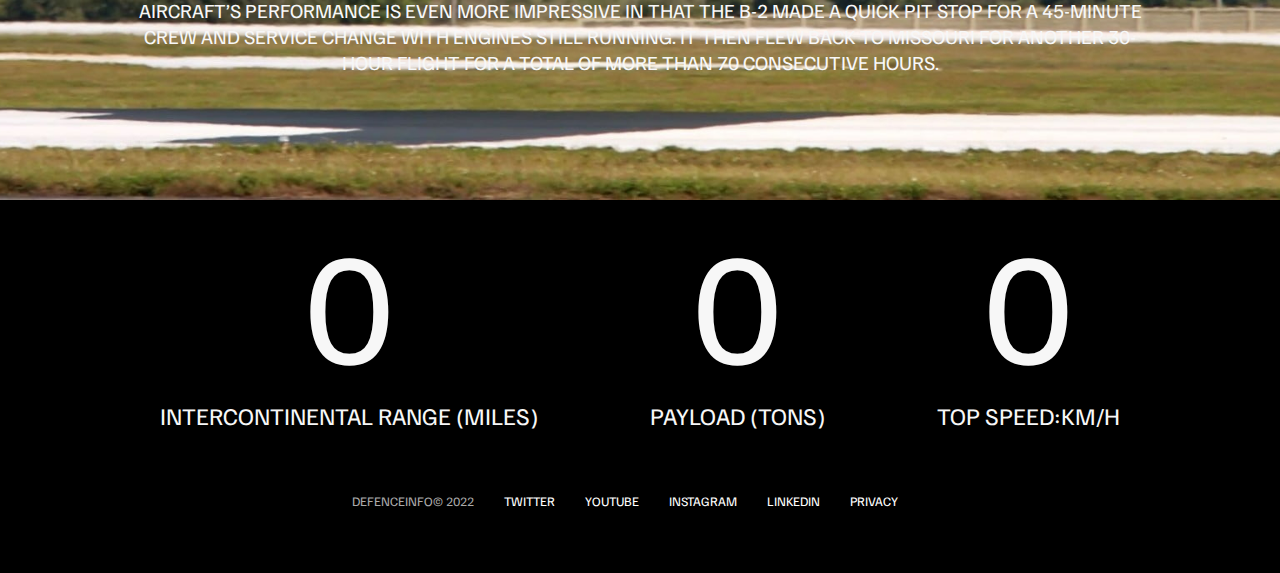
<file: usa.html>
<!DOCTYPE html>
<html lang="en">
  <head>
    <meta charset="UTF-8" />
    <meta http-equiv="X-UA-Compatible" content="IE=edge" />
    <meta name="viewport" content="width=device-width, initial-scale=1.0" />
    <link rel="stylesheet" href="css/style.css" />
    <script src="js/script.js" defer></script>
    <title>b2 SPIRIT BOMBER</title>
    <link rel="icon" type="image/ico" href="../dooms-day/imgs/ms-icon-310x310.png">
  </head>
  <body>
    <div id="overlay"></div>
    <div id="mobile-menu" class="mobile-main-menu">
      
      <ul>
      
  
          
            <li class="mobile"  ><a href="russia.html">RUSSIA</a></li>
          <li class="mobile"><a href="usa.html">USA</a></li>
          <li class="mobile"><a href="france.html">FRANCE</a></li>
          <li class="mobile"><a href="china.html">CHINA</a></li>
          <li class="mobile"><a href="india.html">INDIA</a></li>
          <li class="mobile"><a href="northkorea.html">NORTH KOREA</a></li>
           
      
       
        <li class="mobile-only"><a href="russia.html">RUSSIA</a></li>
        <li class="mobile-only"><a href="usa.html">USA</a>
        </li>
        <li class="mobile-only"><a href="france.html">FRANCE</a></li> 
        <li class="mobile-only"><a href="china.html">CHINA</a></li>
        <li class="mobile-only"><a href="india.html">INDIA</a></li>
        <li class="mobile-only"><a href="northkorea.html">NORTH KOREA</a></li> 
      </ul>
    </div>
    <header class="main-header">
      <div class="logo">
        <a href="index.html">
          <img src="imgs/DEFENCE INFO-1.png"  alt="defence info"  />
        </a>
      </div>
      <nav class="desktop-main-menu">
        <ul>
          <li><a href="russia.html">RUSSIA</a></li>
          <li><a href="usa.html">USA</a></li>
          <li><a href="france.html">FRANCE</a></li>
          <li><a href="china.html">CHINA</a></li>
          <li><a href="india.html">INDIA</a></li>
          <li><a href="northkorea.html">NORTH KOREA</a></li>
        </ul>
      </nav>
    </header>

    <!-- Hamburger Menu -->
    <button id="menu-btn" class="hamburger" type="button">
      <span class="hamburger-top"></span>
      <span class="hamburger-middle"></span>
      <span class="hamburger-bottom"></span>
    </button>

    <section class="section-animate bg-b52"></section>
    <div class="section-inner-center">
      <h3>Northrop Grumman B2 SPIRIT BOMBER</h3>
      <p>The B-2, one of the most survivable aircraft in the world, is the only aircraft to combine long-range, stealth and a heavy payload on a single platform. </p>
    </div>
    <section class="section-animate bg-b5212">
    <div class="section-inner-center">
      <h3>Beast Mode: Longest Aerial Combat Mission in History</h3>
      <p>The B-2 holds the record for longest air combat mission in history. In 2001, the Spirit of America and five other B-2s were the first to enter Afghan airspace for a record setting 44-hour mission. The aircraft’s performance is even more impressive in that the B-2 made a quick pit stop for a 45-minute crew and service change with engines still running. It then flew back to Missouri for another 30-hour flight for a total of more than 70 consecutive hours. </p>
    </div>
  </section>
    
    <div class="stats">
      <div>
        <span class="counter" data-target="6000 ">0</span>
        <h4>Intercontinental Range (miles)</h4>
      </div>
      <div>
        <span class="counter" data-target="20">0</span>
        <h4>payload (tons) </h4>
      </div>
      <div>
        <span class="counter" data-target="1000">0</span>
        <h4>Top speed:km/h </h4>
      </div>
    </div>

    <footer>
      <ul>
        <li>DEFENCEINFO&copy; 2022</li>
        <li><a href="#">Twitter</a></li>
        <li><a href="#">YouTube</a></li>
        <li><a href="#">Instagram</a></li>
        <li><a href="#">LinkedIn</a></li>
        <li><a href="#">Privacy</a></li>
      </ul>
    </footer>
  </body>
</html>
</file>
<file: css/style.css>
@import url('https://fonts.googleapis.com/css2?family=Familjen+Grotesk:wght@400;600;700&display=swap');

*,
*::before,
*::after {
  margin: 0;
  padding: 0;
  box-sizing: border-box;
}

body {
  font-family: 'Familjen Grotesk', sans-serif;
  background: #000;
  color:#f7f7f7
}

a {
  text-decoration: none;
  color: #fcfcfc
}

ul {
  list-style: none;
}

/* Header/Navbar */
.main-header {
  position: fixed;
  top: 0;
  left: 0;
  width: 100%;
  z-index: 3;
  display: flex;
  justify-content: space-between;
  align-items: center;
  text-transform: uppercase;
  height: 100px;
  padding: 0 30px;
}

/* Logo */
.logo {
  width: 180px;
  height: auto;
}

.logo img {
  display: block;
  width: 100%;
  height: auto;
}

/* Desktop Menu */
.desktop-main-menu {
  margin-right: 50px;
}

.desktop-main-menu ul {
  display: flex;
}

.desktop-main-menu ul li {
  position: relative;
  margin-right: 20px;
  padding-bottom: 2px;
}

/* Menu item bottom border */
.desktop-main-menu ul li a::after {
  content: '';
  position: absolute;
  bottom: 0;
  left: 0;
  width: 100%;
  height: 1px;
  background: #fff;
  transform: scaleX(0);
  transition: transform 0.6s cubic-bezier(0.19, 1, 0.22, 1);
  transform-origin: right center;
}

.desktop-main-menu ul li a:hover::after {
  transform: scaleX(1);
  transform-origin: left center;
  transition-duration: 0.4s;
}

/* Sections */
section {
  position: relative;
  height: 100vh;
  background-position: center center;
  background-repeat: no-repeat;
  background-size: cover;
  text-transform: uppercase;
}

.section-inner {
  position: absolute;
  bottom: 80px;
  left: 110px;
  max-width: 860px;
}

.section-inner h4 {
  font-size: 22px;
  margin-bottom: 5px;
  font-weight: 300;
  animation: fadeInUp 0.5s ease-in-out;
}

.section-inner h2 {
  font-size: 50px;
  font-weight: 700;
  margin-bottom: 20px;
  animation: fadeInUp 0.5s ease-in-out 0.2s;
  animation-fill-mode: both; // Stop from showing at start
}

.section-inner a {
  animation: fadeInUp 0.5s ease-in-out 0.4s;
  animation-fill-mode: both; // Stop from showing at start
}

/* Background images */
.section-a {
  background-image: url('../imgs/Screenshot-106.png');
}
.section-a1 {
  background-image: url('../imgs/PC-24_«Ярс»-1024x684.jpg');
}
.section-b {
  background-image: url('../imgs/weapon\ \(1\).jpg');
}
.section-c {
  background-image: url('../imgs/origin.jpg');
}
.section-d {
  background-image: url('../imgs/DF-41.jpg');
}
.section-e {
  background-image: url('../imgs/agni\ v\ parade.jpg');
}
.section-f {
  background-image: url('../imgs/HWASOG.jpg');
}

.btn {
  position: relative;
  display: inline-block;
  cursor: pointer;
  text-align: center;
  min-width: 130px;
  padding: 15px 50px;
  margin-top: 10px;
  border: 2px solid #fff;
  text-transform: uppercase;
  font-weight: bold;
  overflow: hidden;
  z-index: 2;
}

.btn:hover span {
  color: #000;
}

.btn .hover {
  position: absolute;
  top: 0;
  left: 0;
  width: 100%;
  height: 100%;
  background-color: #fff;
  color: #000;
  z-index: -1;
  transform: translateY(100%);
  transition: transform 0.6s cubic-bezier(0.19, 1, 0.22, 1);
}

.btn:hover .hover {
  transform: translateY(0);
}

.scroll-arrow {
  position: absolute;
  bottom: 50px;
  left: 50%;
  transform: translateX(-50%);
  animation: fadeBounce 5s infinite;
}

/* Footer */
footer {
  position: relative;
  padding: 55px 0;
}

footer ul {
  display: flex;
  justify-content: center;
  align-items: center;
  flex-wrap: wrap;
}

footer ul li {
  margin-right: 30px;
  color: #aaa;
  text-transform: uppercase;
  font-size: 13px;
  line-height: 2.5;
}

footer ul li a {
  color: #fff;
  transition: color 0.6s;
}

footer ul li a:hover {
  color: #aaa;
}

/* Hamburger Menu */
.hamburger {
  position: fixed;
  top: 40px;
  right: 20px;
  z-index: 10;
  cursor: pointer;
  width: 20px;
  height: 20px;
  background: none;
  border: none;
}

.hamburger-top,
.hamburger-middle,
.hamburger-bottom {
  position: absolute;
  width: 20px;
  height: 2px;
  top: 0;
  left: 0;
  background: #fff;
  transition: all 0.5s;
}

.hamburger-middle {
  transform: translateY(5px);
}

.hamburger-bottom {
  transform: translateY(10px);
}

/* Transition hamburger to X when open */
.open {
  transform: rotate(90deg);
}

.open .hamburger-top {
  transform: rotate(45deg) translateY(6px) translateX(6px);
}

.open .hamburger-middle {
  display: none;
}

.open .hamburger-bottom {
  transform: rotate(-45deg) translateY(6px) translateX(-6px);
}

/* Overlay */
.overlay-show {
  position: fixed;
  top: 0;
  left: 0;
  width: 100%;
  height: 100%;
  background-color: rgba(0, 0, 0, 0.5);
  z-index: 3;
}

/* Stop body scroll */
.stop-scrolling {
  overflow: hidden;
}

/* Hide mobile main menu items */
.mobile-only {
  display: none;
}
.mobile-main-menu {
  position: fixed;
  top: 0;
  right: 0;
  width: 350px;
  height: 100%;
  background: #000;
  z-index: 4;
  display: flex;
  align-items: center;
  justify-content: center;
  transform: translateX(100%);
  transition: transform 0.6s cubic-bezier(0.19, 1, 0.22, 1);
}

/* Bring menu from right */
.show-menu {
  transform: translateX(0);
}

.mobile-main-menu ul {
  display: flex;
  flex-direction: column;
  align-items: end;
  justify-content: center;
  padding: 50px;
  width: 100%;
}

.mobile-main-menu ul li {
  margin-bottom: 20px;
  font-size: 18px;
  text-transform: uppercase;
  border-bottom: 1px #555 dotted;
  width: 100%;
  text-align: right;
  padding-bottom: 8px;
}

.mobile-main-menu ul li a {
  color: #fff;
  transition: color 0.6s;
}

.mobile-main-menu ul li a:hover {
  color: #aaa;
}


/* Mobile menu */


/* Inner Pages */
.bg-satan2 {
  background-image: url('../imgs/satan.jpg');
  
}
.bg-satan2a{
  background-image: url('../imgs/satanaa.webp');
  
}

.bg-b52 {
  
  background-image: url('../imgs/weapon\ \(7\).jpg');
}
.bg-b5212 {
  background-image: url('../imgs/weapon\ \(2\).jpg');
}


.bg-m51 {
  background-image: url('../imgs/m51-missile-nucleaire.jpg');
}
.bg-df41{
  background-image: url('../imgs/DF-41.jpg');
}
.bg-agni{
  background-image: url('../imgs/Agni5_ICMB.jpg');
}
.bg-hwasong{background-image: url('../imgs/EYU3EmVXgAUnRyo.webp');
}

.section-animate {
  animation: fadeIn 2s ease-in-out;
}

.section-inner-center {
  position: absolute;
  top: 50%;
  left: 50%;
  transform: translate(-50%, -50%);
  text-transform: uppercase;
  text-align: center;
  width: 80%;
}

.section-inner-center h3 {
  font-size: 100px;
  margin-bottom: 15px;
  animation: fadeInUp 0.5s ease-in-out;
}

.section-inner-center p {
  font-size: 20px;
  animation: fadeInUp 0.5s ease-in-out 0.2s;
  animation-fill-mode: both;
}


.section-inner-center1 {
  position: absolute;
  top: 50%;
  left: 50%;
  transform: translate(-50%, -50%);
  text-transform: uppercase;
  text-align: center;
  width: 80%;
}

.section-inner-center1 h3 {
  font-size: 100px;
  margin-bottom: 15px;
  animation: fadeInUp 0.5s ease-in-out;
  color: #000;
}

.section-inner-center1 p {
  font-size: 20px;
  animation: fadeInUp 0.5s ease-in-out 0.2s;
  animation-fill-mode: both;
  color: #000;
}
/* Stats */
.stats {
  max-width: 960px;
  margin: 0 auto;
  display: flex;
  align-items: center;
  justify-content: space-between;
  text-align: center;
  text-transform: uppercase;
}

.stats div span {
  font-size: 160px;
}

.stats div h4 {
  font-size: 24px;
  font-weight: 300;
}


/* Animations */

@keyframes fadeInUp {
  0% {
    opacity: 0;
    transform: translateY(140px);
  }

  100% {
    opacity: 1;
    transform: translateY(0);
  }
}

@keyframes fadeIn {
  0% {
    opacity: 0;
  }

  100% {
    opacity: 1;
  }
}

@keyframes fadeBounce {
  0%,
  20%,
  50%,
  80%,
  100% {
    opacity: 0;
    transform: translateY(-20px);
  }

  40% {
    opacity: 1;
    transform: translateY(0);
  }
}

/* Media Queries */

@media (max-width: 960px) {
  /* Hide desktop menu */
  .desktop-main-menu {
    display: none;
  }
  .mobile{
    display: none;
  }

  /* Show main mobile items */
  .mobile-only {
    display: block;
  }

  .section-inner-center h3 {
    font-size: 75px;
  }
}

@media (max-width: 600px) {
  .mobile{
    display: none;
  }
  .section-inner {
    bottom: 75px;
    left: 20px;
  }

  .section-inner h2 {
    font-size: 40px;
  }

  footer ul li:first-child {
    position: absolute;
    top: 30px;
    left: 50%;
    transform: translate(-50%, -50%);
  }

  footer ul li {
    margin-right: 15px;
  }

  .logo {
    width: 150px;
    margin:0%;
  }

  .section-inner-center h3 {
    font-size: 50px;
  }

  /* Stats */
  .stats {
    flex-direction: column;
  }

  .stats div {
    margin-bottom: 20px;
  }
}
</file>
